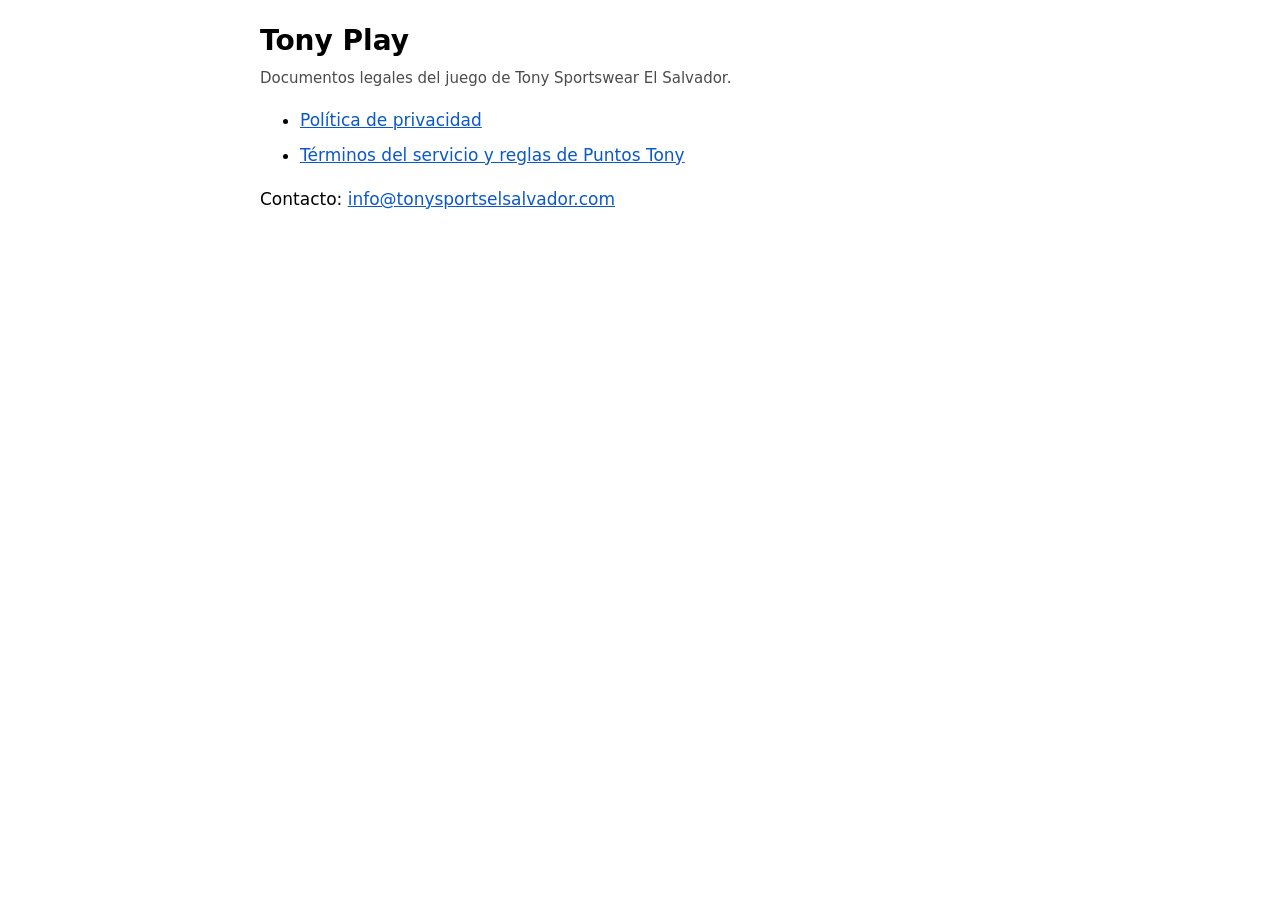
<file: index.html>
<!doctype html>
<html lang="es"><head><meta charset="utf-8"><meta name="viewport" content="width=device-width,initial-scale=1">
<title>Tony Play — Documentos legales</title><link rel="stylesheet" href="style.css"></head>
<body>
<h1>Tony Play</h1>
<p class="meta">Documentos legales del juego de Tony Sportswear El Salvador.</p>
<ul>
<li><a href="privacidad.html">Política de privacidad</a></li>
<li><a href="terminos.html">Términos del servicio y reglas de Puntos Tony</a></li>
</ul>
<p>Contacto: <a href="mailto:info@tonysportselsalvador.com">info@tonysportselsalvador.com</a></p>
</body></html>
</file>
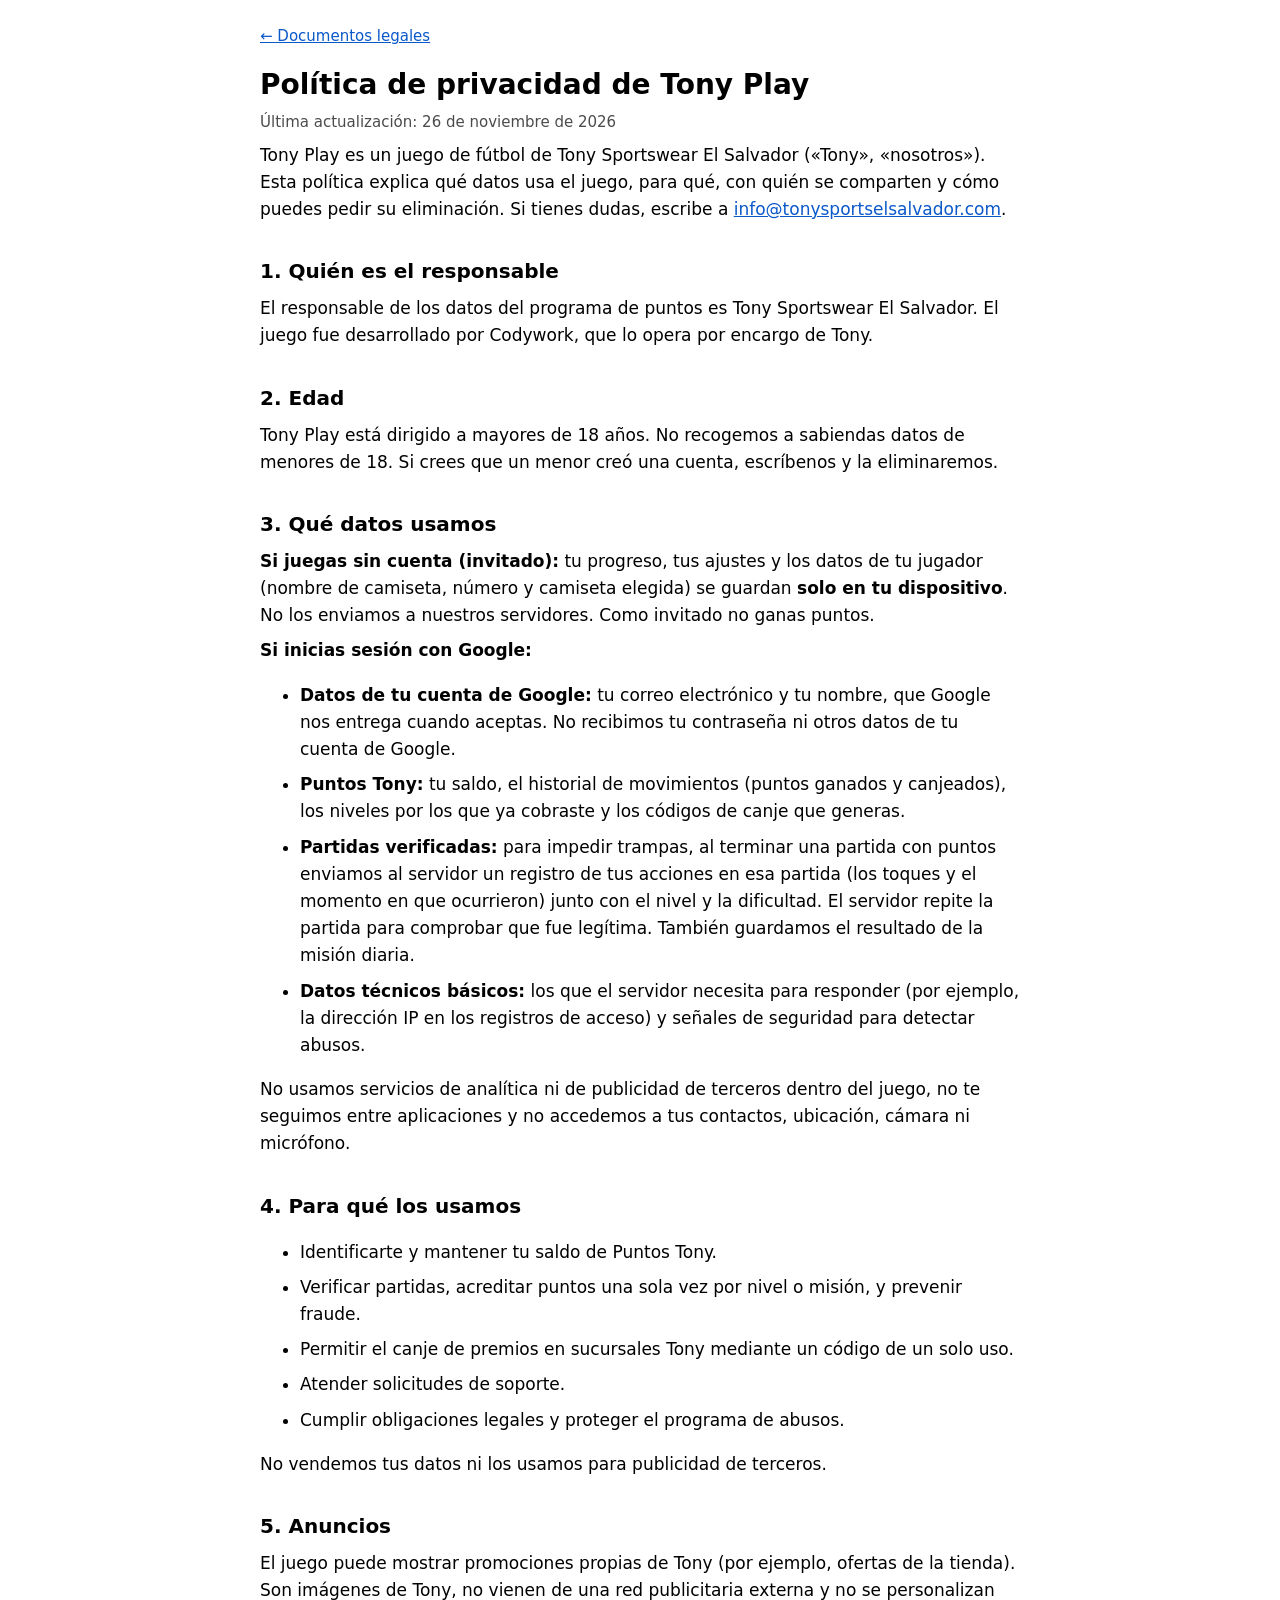
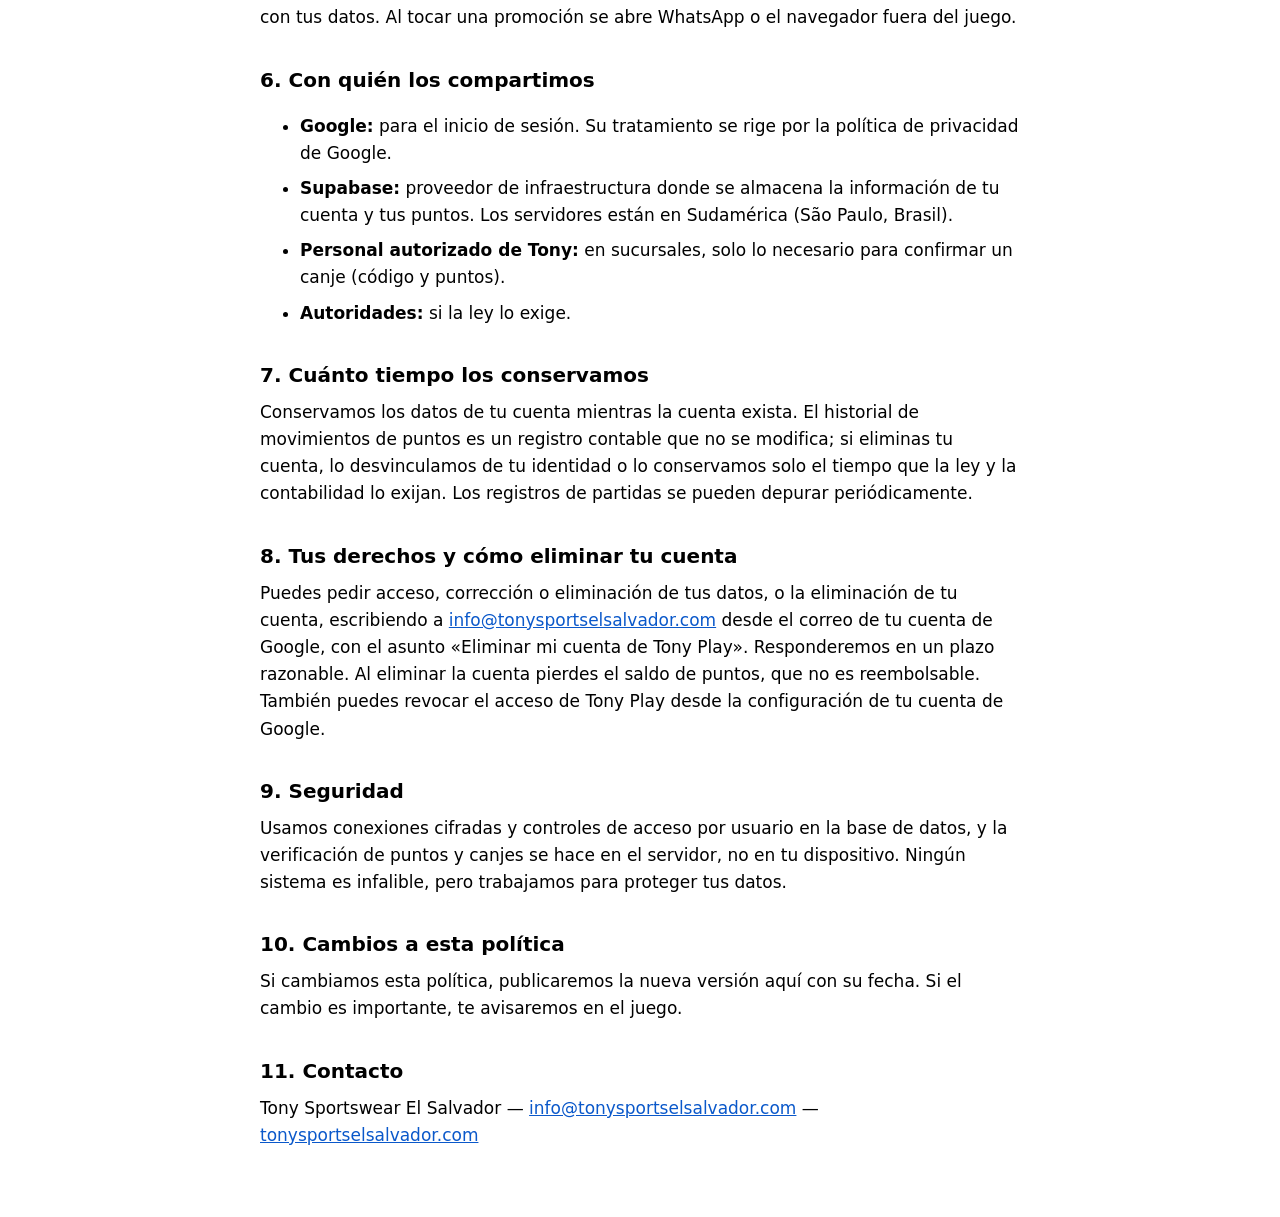
<file: privacidad.html>
<!doctype html>
<html lang="es"><head><meta charset="utf-8"><meta name="viewport" content="width=device-width,initial-scale=1">
<title>Tony Play — Política de privacidad</title><link rel="stylesheet" href="style.css"></head>
<body>
<nav><a href="index.html">← Documentos legales</a></nav>
<h1>Política de privacidad de Tony Play</h1>
<p class="meta">Última actualización: 26 de noviembre de 2026</p>

<p>Tony Play es un juego de fútbol de Tony Sportswear El Salvador («Tony», «nosotros»). Esta política explica qué datos usa el juego, para qué, con quién se comparten y cómo puedes pedir su eliminación. Si tienes dudas, escribe a <a href="mailto:info@tonysportselsalvador.com">info@tonysportselsalvador.com</a>.</p>

<h2>1. Quién es el responsable</h2>
<p>El responsable de los datos del programa de puntos es Tony Sportswear El Salvador. El juego fue desarrollado por Codywork, que lo opera por encargo de Tony.</p>

<h2>2. Edad</h2>
<p>Tony Play está dirigido a mayores de 18 años. No recogemos a sabiendas datos de menores de 18. Si crees que un menor creó una cuenta, escríbenos y la eliminaremos.</p>

<h2>3. Qué datos usamos</h2>
<p><b>Si juegas sin cuenta (invitado):</b> tu progreso, tus ajustes y los datos de tu jugador (nombre de camiseta, número y camiseta elegida) se guardan <b>solo en tu dispositivo</b>. No los enviamos a nuestros servidores. Como invitado no ganas puntos.</p>
<p><b>Si inicias sesión con Google:</b></p>
<ul>
<li><b>Datos de tu cuenta de Google:</b> tu correo electrónico y tu nombre, que Google nos entrega cuando aceptas. No recibimos tu contraseña ni otros datos de tu cuenta de Google.</li>
<li><b>Puntos Tony:</b> tu saldo, el historial de movimientos (puntos ganados y canjeados), los niveles por los que ya cobraste y los códigos de canje que generas.</li>
<li><b>Partidas verificadas:</b> para impedir trampas, al terminar una partida con puntos enviamos al servidor un registro de tus acciones en esa partida (los toques y el momento en que ocurrieron) junto con el nivel y la dificultad. El servidor repite la partida para comprobar que fue legítima. También guardamos el resultado de la misión diaria.</li>
<li><b>Datos técnicos básicos:</b> los que el servidor necesita para responder (por ejemplo, la dirección IP en los registros de acceso) y señales de seguridad para detectar abusos.</li>
</ul>
<p>No usamos servicios de analítica ni de publicidad de terceros dentro del juego, no te seguimos entre aplicaciones y no accedemos a tus contactos, ubicación, cámara ni micrófono.</p>

<h2>4. Para qué los usamos</h2>
<ul>
<li>Identificarte y mantener tu saldo de Puntos Tony.</li>
<li>Verificar partidas, acreditar puntos una sola vez por nivel o misión, y prevenir fraude.</li>
<li>Permitir el canje de premios en sucursales Tony mediante un código de un solo uso.</li>
<li>Atender solicitudes de soporte.</li>
<li>Cumplir obligaciones legales y proteger el programa de abusos.</li>
</ul>
<p>No vendemos tus datos ni los usamos para publicidad de terceros.</p>

<h2>5. Anuncios</h2>
<p>El juego puede mostrar promociones propias de Tony (por ejemplo, ofertas de la tienda). Son imágenes de Tony, no vienen de una red publicitaria externa y no se personalizan con tus datos. Al tocar una promoción se abre WhatsApp o el navegador fuera del juego.</p>

<h2>6. Con quién los compartimos</h2>
<ul>
<li><b>Google:</b> para el inicio de sesión. Su tratamiento se rige por la política de privacidad de Google.</li>
<li><b>Supabase:</b> proveedor de infraestructura donde se almacena la información de tu cuenta y tus puntos. Los servidores están en Sudamérica (São Paulo, Brasil).</li>
<li><b>Personal autorizado de Tony:</b> en sucursales, solo lo necesario para confirmar un canje (código y puntos).</li>
<li><b>Autoridades:</b> si la ley lo exige.</li>
</ul>

<h2>7. Cuánto tiempo los conservamos</h2>
<p>Conservamos los datos de tu cuenta mientras la cuenta exista. El historial de movimientos de puntos es un registro contable que no se modifica; si eliminas tu cuenta, lo desvinculamos de tu identidad o lo conservamos solo el tiempo que la ley y la contabilidad lo exijan. Los registros de partidas se pueden depurar periódicamente.</p>

<h2>8. Tus derechos y cómo eliminar tu cuenta</h2>
<p>Puedes pedir acceso, corrección o eliminación de tus datos, o la eliminación de tu cuenta, escribiendo a <a href="mailto:info@tonysportselsalvador.com">info@tonysportselsalvador.com</a> desde el correo de tu cuenta de Google, con el asunto «Eliminar mi cuenta de Tony Play». Responderemos en un plazo razonable. Al eliminar la cuenta pierdes el saldo de puntos, que no es reembolsable. También puedes revocar el acceso de Tony Play desde la configuración de tu cuenta de Google.</p>

<h2>9. Seguridad</h2>
<p>Usamos conexiones cifradas y controles de acceso por usuario en la base de datos, y la verificación de puntos y canjes se hace en el servidor, no en tu dispositivo. Ningún sistema es infalible, pero trabajamos para proteger tus datos.</p>

<h2>10. Cambios a esta política</h2>
<p>Si cambiamos esta política, publicaremos la nueva versión aquí con su fecha. Si el cambio es importante, te avisaremos en el juego.</p>

<h2>11. Contacto</h2>
<p>Tony Sportswear El Salvador — <a href="mailto:info@tonysportselsalvador.com">info@tonysportselsalvador.com</a> — <a href="https://www.tonysportselsalvador.com">tonysportselsalvador.com</a></p>
</body></html>
</file>
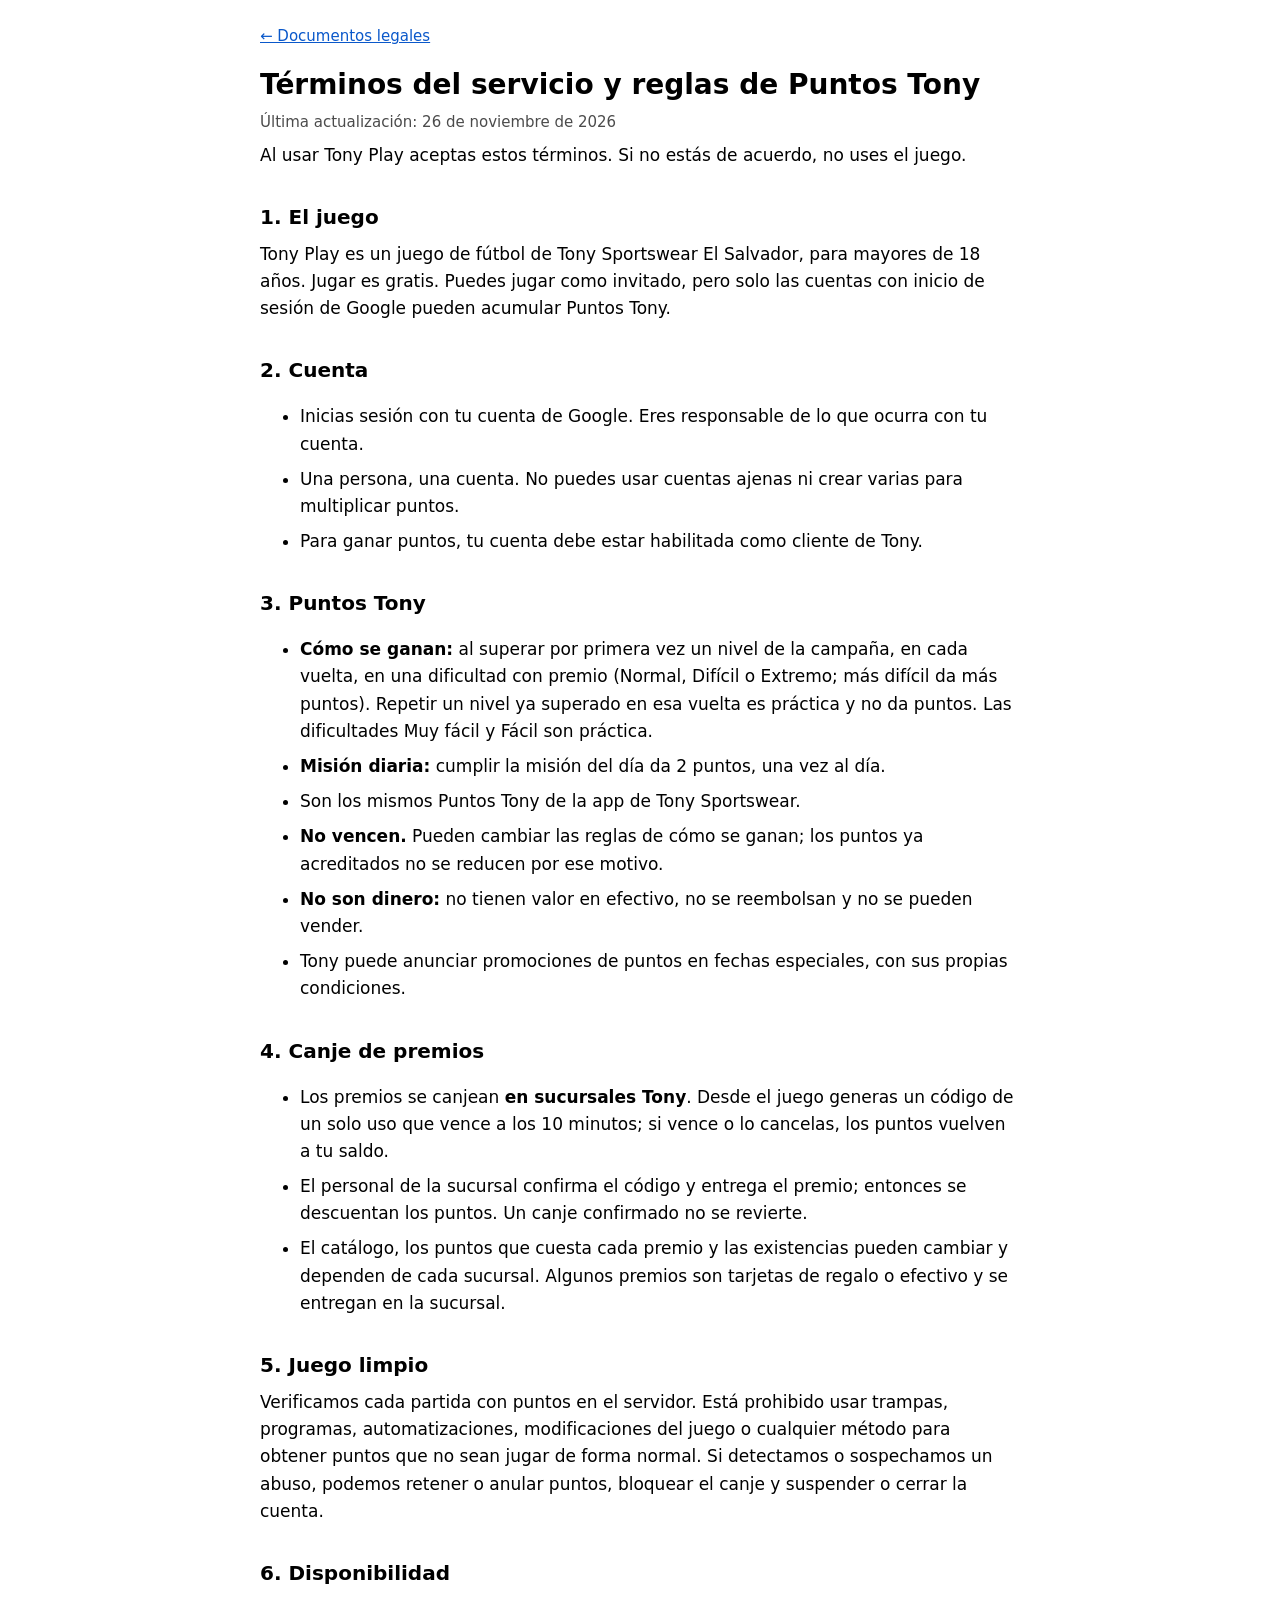
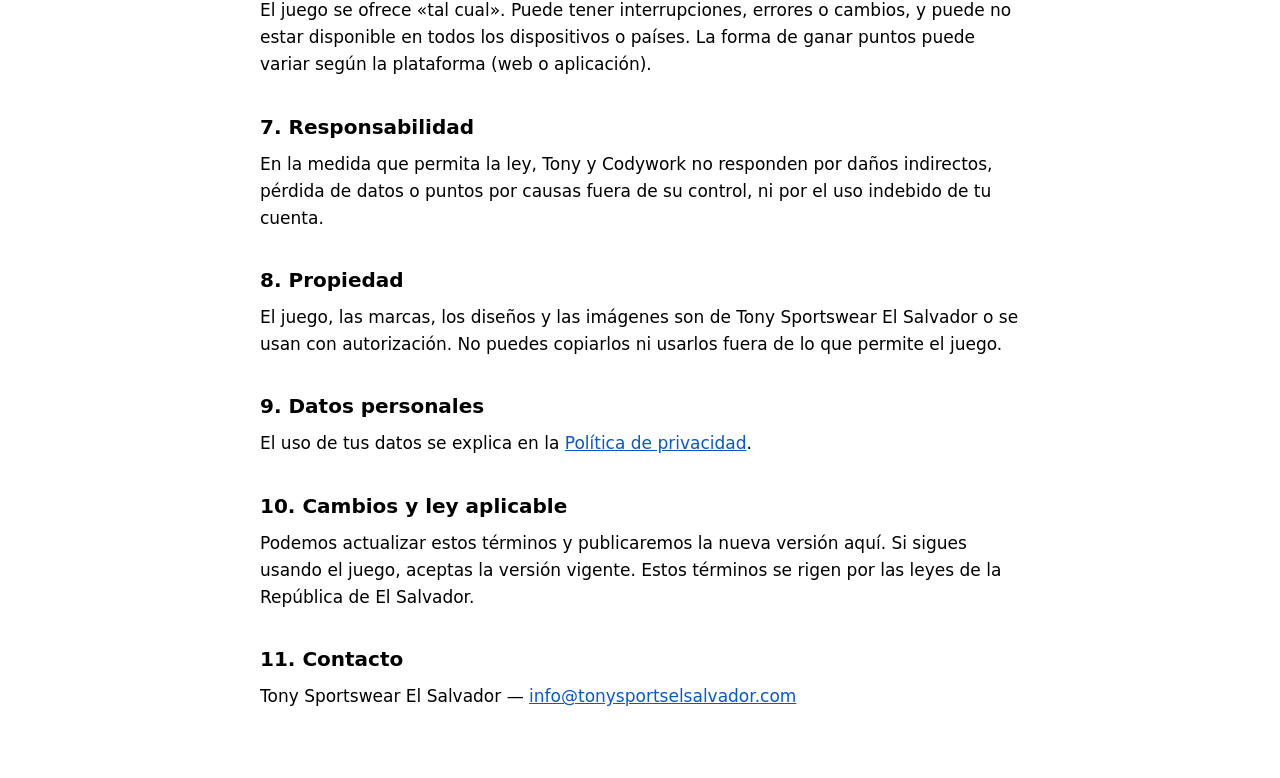
<file: terminos.html>
<!doctype html>
<html lang="es"><head><meta charset="utf-8"><meta name="viewport" content="width=device-width,initial-scale=1">
<title>Tony Play — Términos del servicio</title><link rel="stylesheet" href="style.css"></head>
<body>
<nav><a href="index.html">← Documentos legales</a></nav>
<h1>Términos del servicio y reglas de Puntos Tony</h1>
<p class="meta">Última actualización: 26 de noviembre de 2026</p>

<p>Al usar Tony Play aceptas estos términos. Si no estás de acuerdo, no uses el juego.</p>

<h2>1. El juego</h2>
<p>Tony Play es un juego de fútbol de Tony Sportswear El Salvador, para mayores de 18 años. Jugar es gratis. Puedes jugar como invitado, pero solo las cuentas con inicio de sesión de Google pueden acumular Puntos Tony.</p>

<h2>2. Cuenta</h2>
<ul>
<li>Inicias sesión con tu cuenta de Google. Eres responsable de lo que ocurra con tu cuenta.</li>
<li>Una persona, una cuenta. No puedes usar cuentas ajenas ni crear varias para multiplicar puntos.</li>
<li>Para ganar puntos, tu cuenta debe estar habilitada como cliente de Tony.</li>
</ul>

<h2>3. Puntos Tony</h2>
<ul>
<li><b>Cómo se ganan:</b> al superar por primera vez un nivel de la campaña, en cada vuelta, en una dificultad con premio (Normal, Difícil o Extremo; más difícil da más puntos). Repetir un nivel ya superado en esa vuelta es práctica y no da puntos. Las dificultades Muy fácil y Fácil son práctica.</li>
<li><b>Misión diaria:</b> cumplir la misión del día da 2 puntos, una vez al día.</li>
<li>Son los mismos Puntos Tony de la app de Tony Sportswear.</li>
<li><b>No vencen.</b> Pueden cambiar las reglas de cómo se ganan; los puntos ya acreditados no se reducen por ese motivo.</li>
<li><b>No son dinero:</b> no tienen valor en efectivo, no se reembolsan y no se pueden vender.</li>
<li>Tony puede anunciar promociones de puntos en fechas especiales, con sus propias condiciones.</li>
</ul>

<h2>4. Canje de premios</h2>
<ul>
<li>Los premios se canjean <b>en sucursales Tony</b>. Desde el juego generas un código de un solo uso que vence a los 10 minutos; si vence o lo cancelas, los puntos vuelven a tu saldo.</li>
<li>El personal de la sucursal confirma el código y entrega el premio; entonces se descuentan los puntos. Un canje confirmado no se revierte.</li>
<li>El catálogo, los puntos que cuesta cada premio y las existencias pueden cambiar y dependen de cada sucursal. Algunos premios son tarjetas de regalo o efectivo y se entregan en la sucursal.</li>
</ul>

<h2>5. Juego limpio</h2>
<p>Verificamos cada partida con puntos en el servidor. Está prohibido usar trampas, programas, automatizaciones, modificaciones del juego o cualquier método para obtener puntos que no sean jugar de forma normal. Si detectamos o sospechamos un abuso, podemos retener o anular puntos, bloquear el canje y suspender o cerrar la cuenta.</p>

<h2>6. Disponibilidad</h2>
<p>El juego se ofrece «tal cual». Puede tener interrupciones, errores o cambios, y puede no estar disponible en todos los dispositivos o países. La forma de ganar puntos puede variar según la plataforma (web o aplicación).</p>

<h2>7. Responsabilidad</h2>
<p>En la medida que permita la ley, Tony y Codywork no responden por daños indirectos, pérdida de datos o puntos por causas fuera de su control, ni por el uso indebido de tu cuenta.</p>

<h2>8. Propiedad</h2>
<p>El juego, las marcas, los diseños y las imágenes son de Tony Sportswear El Salvador o se usan con autorización. No puedes copiarlos ni usarlos fuera de lo que permite el juego.</p>

<h2>9. Datos personales</h2>
<p>El uso de tus datos se explica en la <a href="privacidad.html">Política de privacidad</a>.</p>

<h2>10. Cambios y ley aplicable</h2>
<p>Podemos actualizar estos términos y publicaremos la nueva versión aquí. Si sigues usando el juego, aceptas la versión vigente. Estos términos se rigen por las leyes de la República de El Salvador.</p>

<h2>11. Contacto</h2>
<p>Tony Sportswear El Salvador — <a href="mailto:info@tonysportselsalvador.com">info@tonysportselsalvador.com</a></p>
</body></html>
</file>
<file: style.css>
:root { color-scheme: light dark; }
body { font: 17px/1.6 system-ui, -apple-system, "Segoe UI", Roboto, sans-serif; max-width: 760px; margin: 0 auto; padding: 24px 18px 60px; }
h1 { font-size: 28px; line-height: 1.2; margin: 0 0 4px; }
h2 { font-size: 20px; margin: 32px 0 8px; }
p, li { margin: 8px 0; }
.meta { opacity: .7; font-size: 15px; }
nav { margin-bottom: 20px; font-size: 15px; }
a { color: #0a58ca; }
@media (prefers-color-scheme: dark) { a { color: #7db2ff; } }
</file>
